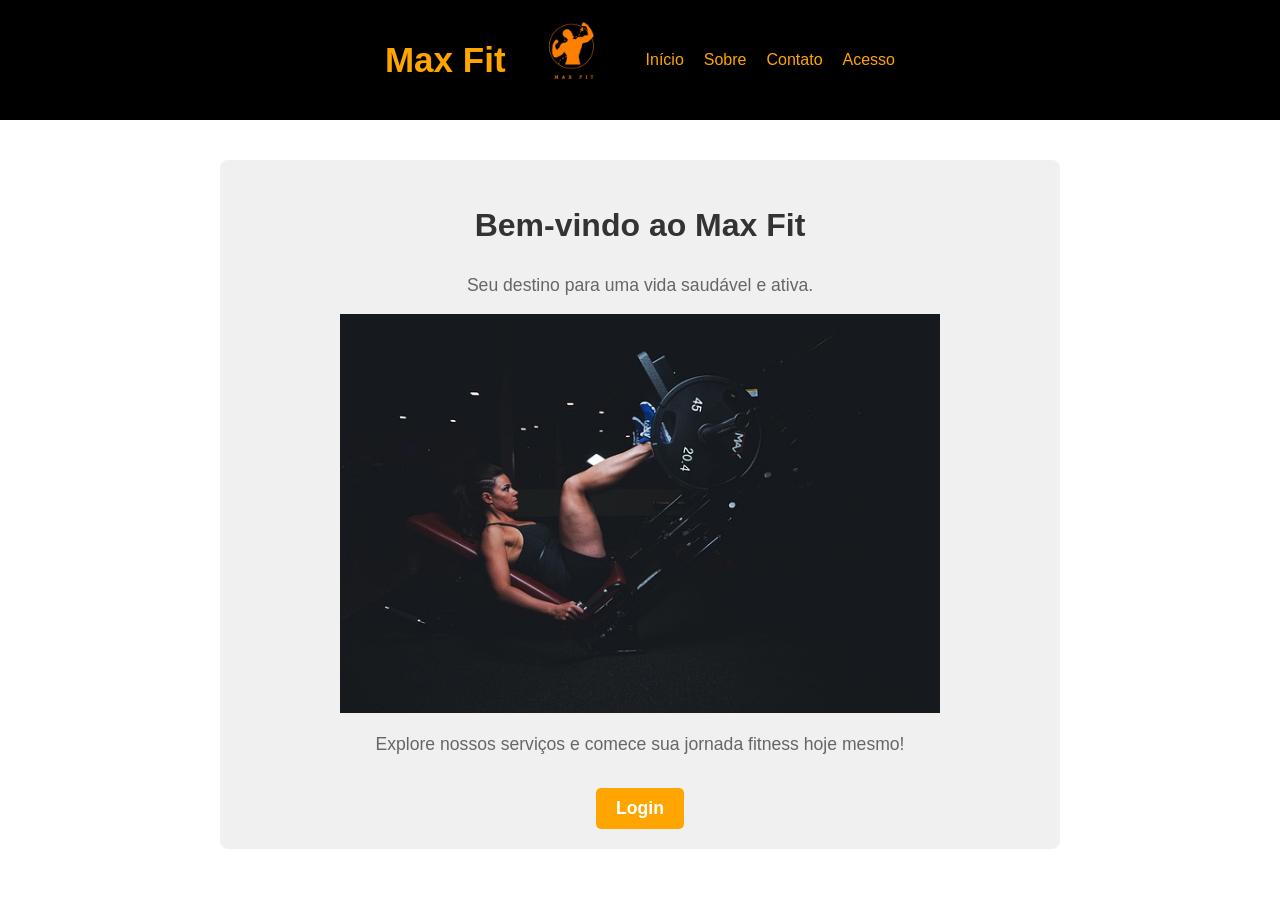
<file: front/index.html>
<!DOCTYPE html>
<html lang="en">
<head>
    <meta charset="UTF-8">
    <meta name="viewport" content="width=device-width, initial-scale=1.0">
    <title>MaxFit - Sistema para treinos</title>

    <!-- CSS -->
    <link rel="stylesheet" href="estilos.css">
</head>
<body>
    <!-- Cabeçalho -->
    <header>

        <!-- Título -->
        <h1>Max Fit</h1>
        <img src="imagens/logo.png" alt="Logo Max Fit">

        <!-- Menu -->
        <nav>
            <ul>
                <li><a href="index.html">Início</a></li>
                <li><a href="sobre.html">Sobre</a></li>
                <li><a href="contato.html">Contato</a></li>
                <li><a href="acesso.html">Acesso</a></li>
            </ul>
        </nav>

    </header>

    <!-- Principal -->
    <main>
        <section>
        <h2>Bem-vindo ao Max Fit</h2>
        <p>Seu destino para uma vida saudável e ativa.</p>
        <img src="imagens/main.jpg" alt="Imagem exemplo de treino">
        <p>Explore nossos serviços e comece sua jornada fitness hoje mesmo!</p>
        <a href="acesso.html">
            <button>Login</button>
        </a>
        </section>
    </main>
</body>
</html>
</file>
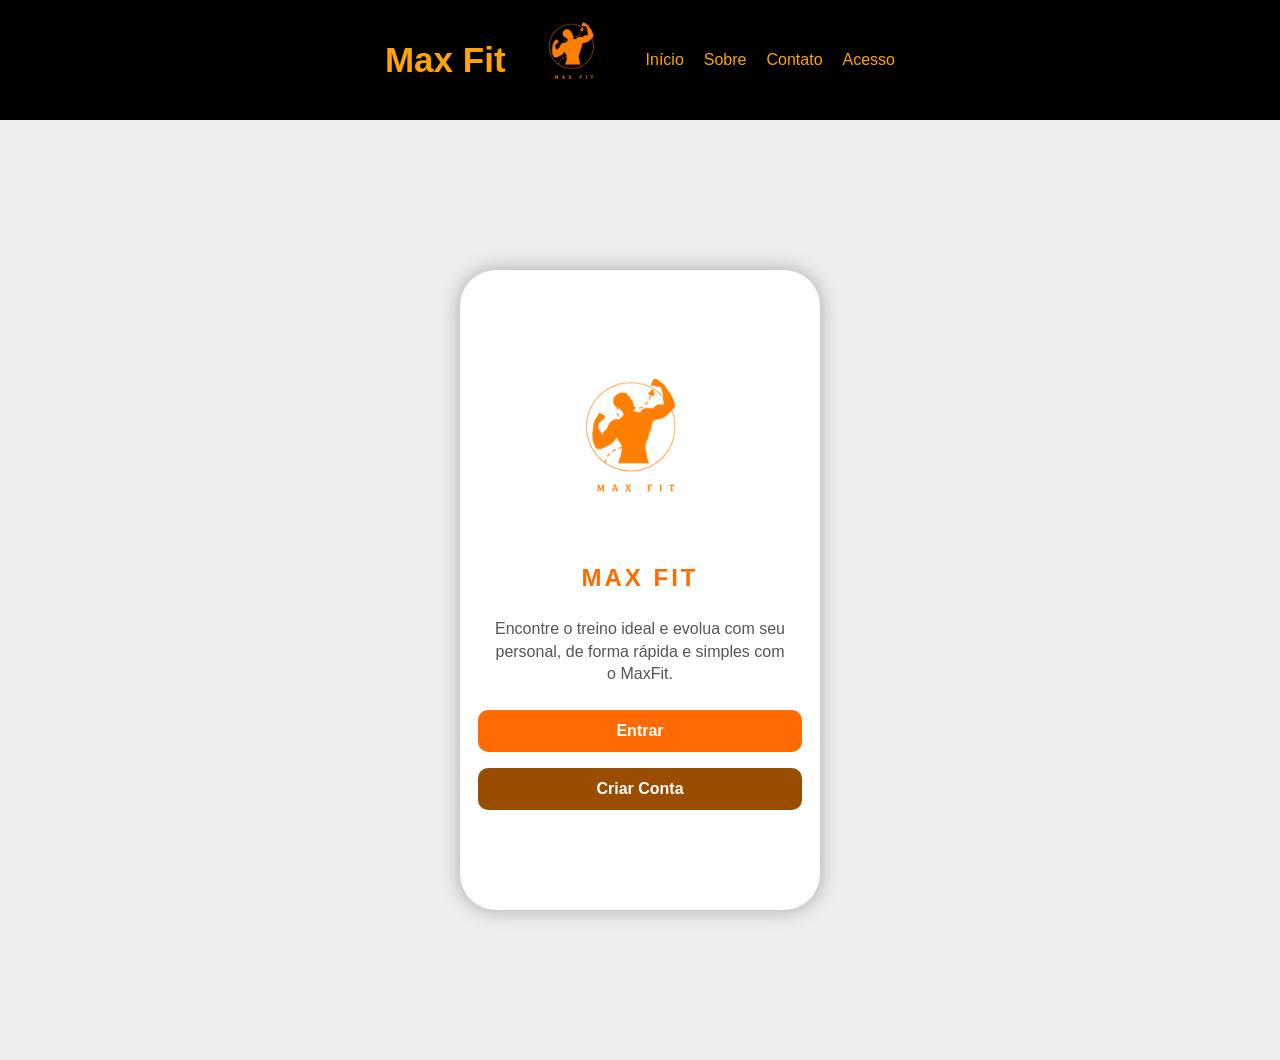
<file: front/acesso.html>
<!DOCTYPE html>
<html lang="en">
<head>
    <meta charset="UTF-8">
    <meta name="viewport" content="width=device-width, initial-scale=1.0">
    <title>MaxFit - Sistema para treinos</title>

    <!-- CSS -->
    <link rel="stylesheet" href="estilos.css">
</head>
<body>
    <!-- Cabeçalho -->
    <header>

        <!-- Título -->
        <h1>Max Fit</h1>
        <img src="imagens/logo.png" alt="Logo Max Fit">

        <!-- Menu -->
        <nav>
            <ul>
                <li><a href="index.html">Início</a></li>
                <li><a href="sobre.html">Sobre</a></li>
                <li><a href="contato.html">Contato</a></li>
                <li><a href="acesso.html">Acesso</a></li>
            </ul>
        </nav>

    </header>

    <!-- Principal -->
    <main class="container-acesso">
        <div class="acesso">
            <div class="container">
                <img src="imagens/logo.png" alt="Logo Max Fit" class="logo">
                <h1>MAX FIT</h1>
                <p class="subtitulo">Encontre o treino ideal e evolua com seu personal, de forma rápida e simples com o MaxFit.</p>

                <a href="entrar.html" class="btn laranja">Entrar</a>
                <a href="cadastro.html" class="btn marrom">Criar Conta</a>
            </div>
        </div>
    </main>
</body>
</html>
</file>
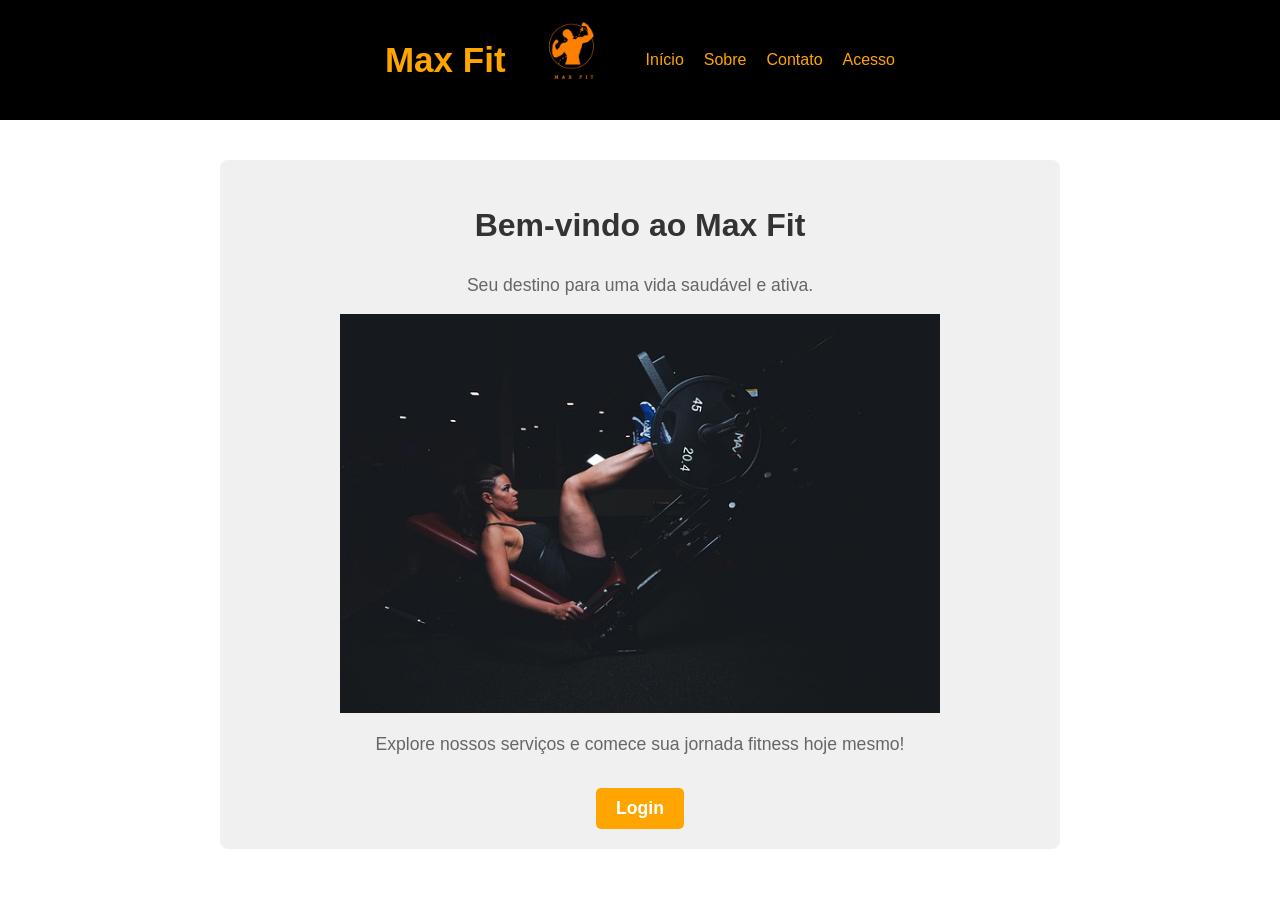
<file: front/aluno.html>
<!DOCTYPE html>
<html lang="en">
<head>
    <meta charset="UTF-8">
    <meta name="viewport" content="width=device-width, initial-scale=1.0">
    <title>MaxFit - Sistema para treinos</title>

    <!-- CSS -->
    <link rel="stylesheet" href="estilos.css">
</head>
<body>
    <!-- Cabeçalho -->
    <header>

        <!-- Título -->
        <h1>Max Fit</h1>
        <img src="imagens/logo.png" alt="Logo Max Fit">

        <!-- Menu -->
        <nav>
            <ul>
                <li><a href="#" onclick="sair()">Sair</a></li>
            </ul>
        </nav>

    </header>

   <!-- Principal -->
<main>
  <section>
    <h2 id="boasVindas"></h2>
    <p>Área do aluno.</p>
  </section>

  <!-- Treinos do aluno -->
  <section>
    <h3>Seus Treinos</h3>
    <ul id="listaTreinos"></ul>
  </section>
</main>

<!-- Script -->
<script>
  const API_URL = "https://maxfit-v0z3.onrender.com/treinos";

  // Obter dados do LocalStorage
  const obj = localStorage.getItem("usuario");

  // Verifica se existe o LocalStorage
  if (!obj) {
    window.location.href = "index.html";
  }

  // Converter obj String para JSON
  const usuario = JSON.parse(obj);

  // Exibir mensagem de boas-vindas
  const boasVindas = document.getElementById("boasVindas");
  boasVindas.innerText = `Seja bem-vindo(a) ${usuario.nome}`;

  // Referência à lista
  const listaTreinos = document.getElementById("listaTreinos");

  // Função para carregar os treinos do aluno logado
  async function carregarTreinosAluno() {
    listaTreinos.innerHTML = "<li>Carregando...</li>";
    try {
      // Busca os treinos do aluno específico
      const resposta = await fetch(`${API_URL}?aluno=${encodeURIComponent(usuario.nome)}`);
      const treinos = await resposta.json();

      if (treinos.length === 0) {
        listaTreinos.innerHTML = "<li>Nenhum treino encontrado para você.</li>";
        return;
      }

      listaTreinos.innerHTML = "";
      treinos.forEach(treino => {
        const li = document.createElement("li");
        li.innerHTML = `
          <strong>Instrutor:</strong> ${treino.instrutor}<br>
          <strong>Descrição:</strong> ${treino.descricao}<br>
        `;
        listaTreinos.appendChild(li);
      });
    } catch (erro) {
      console.error(erro);
      listaTreinos.innerHTML = "<li>Erro ao carregar seus treinos.</li>";
    }
  }

  // Carregar treinos ao abrir a página
  carregarTreinosAluno();

  // Função para sair do sistema
  const sair = () => {
    localStorage.removeItem("usuario");
    window.location.href = "index.html";
  };
</script>

</body>
</html>
</file>
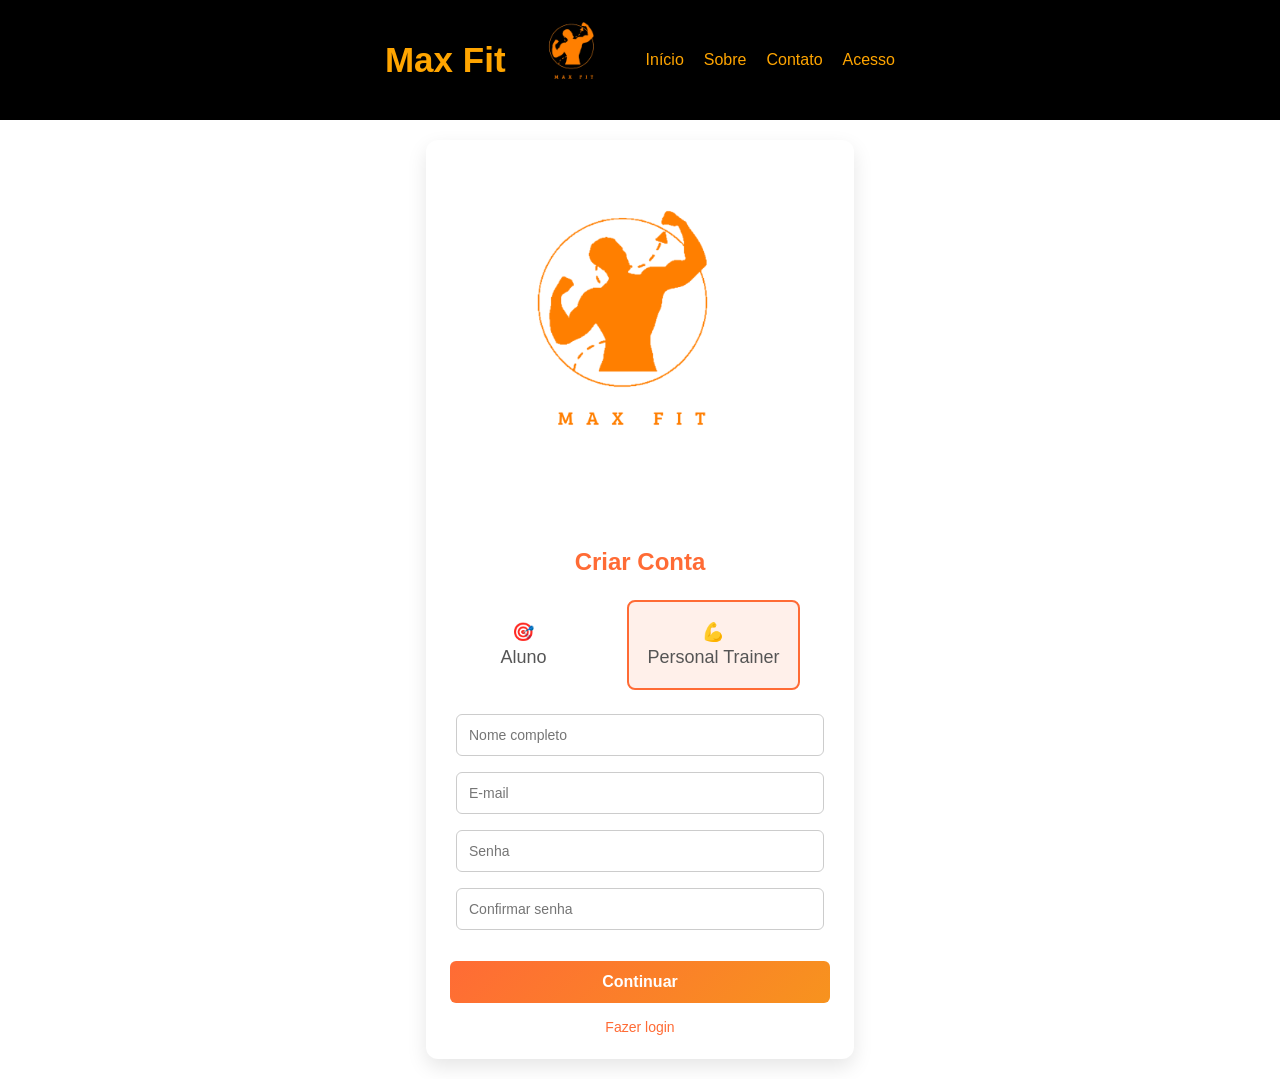
<file: front/cadastro.html>
<!DOCTYPE html>
<html lang="en">
<head>
    <meta charset="UTF-8">
    <meta name="viewport" content="width=device-width, initial-scale=1.0">
    <title>MaxFit - Sistema para treinos</title>

    <!-- CSS -->
    <link rel="stylesheet" href="estilos.css">
</head>
<body>
    <!-- Cabeçalho -->
    <header>

        <!-- Título -->
        <h1>Max Fit</h1>
        <img src="imagens/logo.png" alt="Logo Max Fit">

        <!-- Menu -->
        <nav>
            <ul>
                <li><a href="index.html">Início</a></li>
                <li><a href="sobre.html">Sobre</a></li>
                <li><a href="contato.html">Contato</a></li>
                <li><a href="acesso.html">Acesso</a></li>
            </ul>
        </nav>

    </header>

    <!-- Principal -->
    <main class="cadastro">
       <div class="container">
    <div class="step-indicator">1/2</div>

    <!-- Etapa 1 -->
    <div id="step1">
      <div class="header">
        <img src="imagens/logo.png" alt="Logo MaxFit" width="60">
        <h1>Criar Conta</h1>
      </div>

      <div class="user-type">
        <div class="user-type-option">
          <input type="radio" name="userType" value="aluno" id="aluno">
          <label for="aluno">🎯<br>Aluno</label>
        </div>
        <div class="user-type-option selected">
          <input type="radio" name="userType" value="personal" id="personal" checked>
          <label for="personal">💪<br>Personal Trainer</label>
        </div>
      </div>

      <form id="formCadastro">
        <div class="form-group">
          <input type="text" id="nome" placeholder="Nome completo" required>
        </div>
        <div class="form-group">
          <input type="email" id="email" placeholder="E-mail" required>
        </div>
        <div class="form-group">
          <input type="password" id="senha" placeholder="Senha" required>
        </div>
        <div class="form-group">
          <input type="password" id="confirmarSenha" placeholder="Confirmar senha" required>
        </div>
        <button type="submit" class="btn">Continuar</button>
      </form>

      <a href="entrar.html" class="link">Fazer login</a>
    </div>
  </div>
    </main>

    <!-- Script -->
    <script>
        // js/cadastro.js — MaxFit com integração ao banco MySQL
document.addEventListener("DOMContentLoaded", () => {
  const form = document.getElementById("formCadastro");
  const tipoInputs = document.querySelectorAll("input[name='userType']");

  form.addEventListener("submit", async (event) => {
    event.preventDefault();

    const nome = document.getElementById("nome").value.trim();
    const email = document.getElementById("email").value.trim();
    const senha = document.getElementById("senha").value.trim();
    const confirmar = document.getElementById("confirmarSenha").value.trim();
    const tipo = document.querySelector("input[name='userType']:checked")?.value;

    if (!nome || !email || !senha || !confirmar || !tipo) {
      alert("Preencha todos os campos!");
      return;
    }

    if (senha !== confirmar) {
      alert("As senhas não coincidem!");
      return;
    }

    try {
      let url = "https://maxfit-v0z3.onrender.com/alunos"

      if(tipo === "personal"){
        url = "https://maxfit-v0z3.onrender.com/personalTrainers"
      }

      const resposta = await fetch(url, {
        method: "POST",
        headers: { "Content-Type": "application/json" },
        body: JSON.stringify({nome, email, senha}),
      });

      // Salva informações do usuário atual
      let obj = JSON.stringify({nome, tipo});
      localStorage.setItem("usuario", obj);

      // Redireciona direto para o home correspondente
      if (tipo === "personal") {
        window.location.href = "personal.html";
      } else {
        window.location.href = "aluno.html";
      }
    } catch (erro) {
      console.error("Erro no cadastro:", erro);
      alert("Erro ao conectar com o servidor. Tente novamente.");
    }
  });

  // Alterna a seleção visual (efeito de botão selecionado)
  tipoInputs.forEach((input) => {
    input.addEventListener("change", () => {
      document.querySelectorAll(".user-type-option").forEach((opt) => opt.classList.remove("selected"));
      input.parentElement.classList.add("selected");
    });
  });
});

    </script>
</body>
</html>
</file>
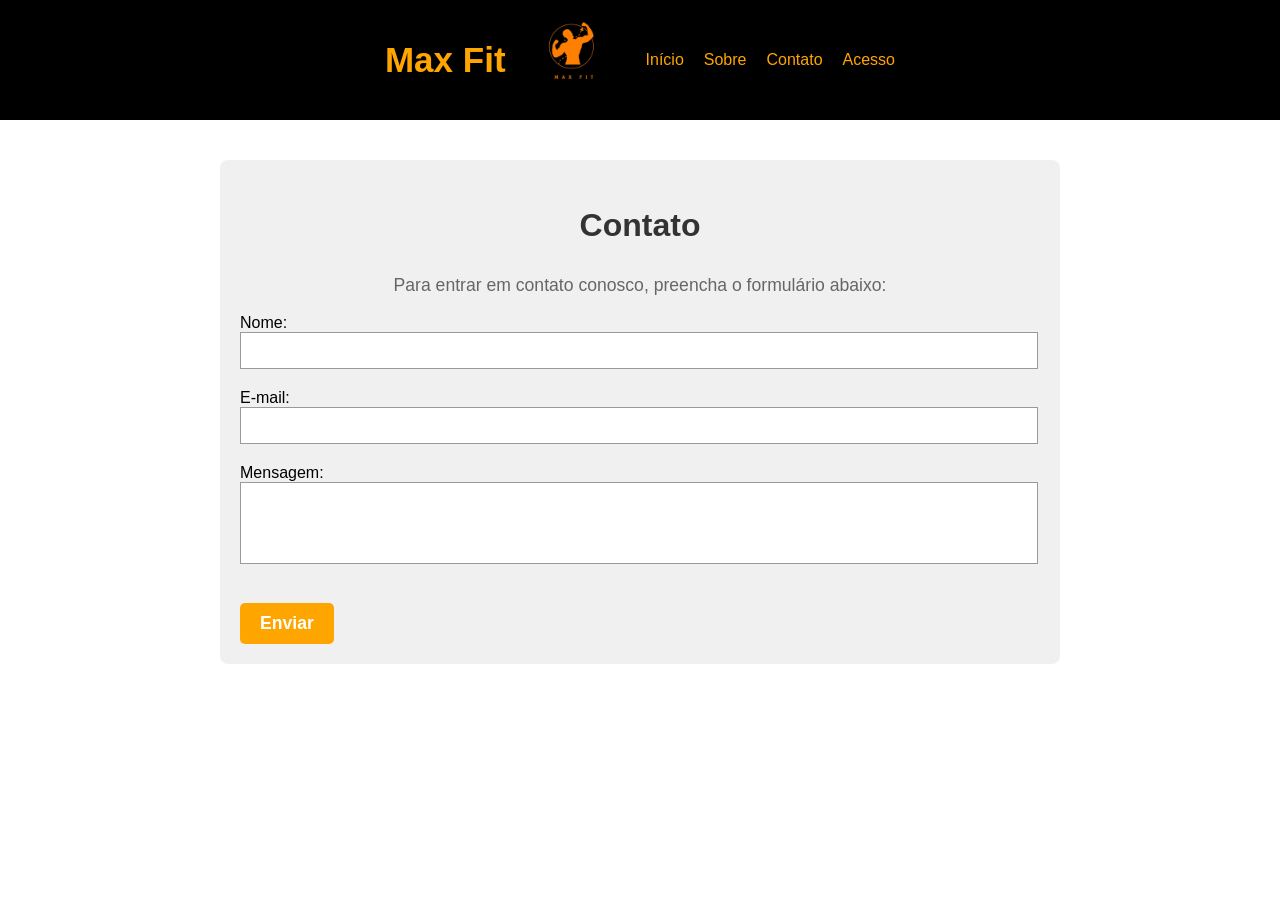
<file: front/contato.html>
<!DOCTYPE html>
<html lang="en">
<head>
    <meta charset="UTF-8">
    <meta name="viewport" content="width=device-width, initial-scale=1.0">
    <title>MaxFit - Sistema para treinos</title>

    <!-- CSS -->
    <link rel="stylesheet" href="estilos.css">
</head>
<body>
    <!-- Cabeçalho -->
    <header>

        <!-- Título -->
        <h1>Max Fit</h1>
        <img src="imagens/logo.png" alt="Logo Max Fit">

        <!-- Menu -->
        <nav>
            <ul>
                <li><a href="index.html">Início</a></li>
                <li><a href="sobre.html">Sobre</a></li>
                <li><a href="contato.html">Contato</a></li>
                <li><a href="acesso.html">Acesso</a></li>
            </ul>
        </nav>

    </header>

    <!-- Principal -->
    <main>
       <section>
            <h2>Contato</h2>
            <p id="texto-formulario">Para entrar em contato conosco, preencha o formulário abaixo:</p>

            <form class="form-contato" action="/enviar-contato" method="post">
                <label for="nome">Nome:</label>
                <input type="text" id="nome" name="nome" required>

                <label for="email">E-mail:</label>
                <input type="email" id="email" name="email" required>

                <label for="mensagem">Mensagem:</label>
                <textarea id="mensagem" name="mensagem" rows="4" required></textarea>

                <button type="submit">Enviar</button>
            </form>

            <div id="mensagem-sucesso" style="display:none; color: green; margin-top: 20px; font-weight: bold;">
                Mensagem enviada com sucesso! Aguarde nosso retorno.
            </div>
        </section>
    </main>
</body>
</html>
</file>
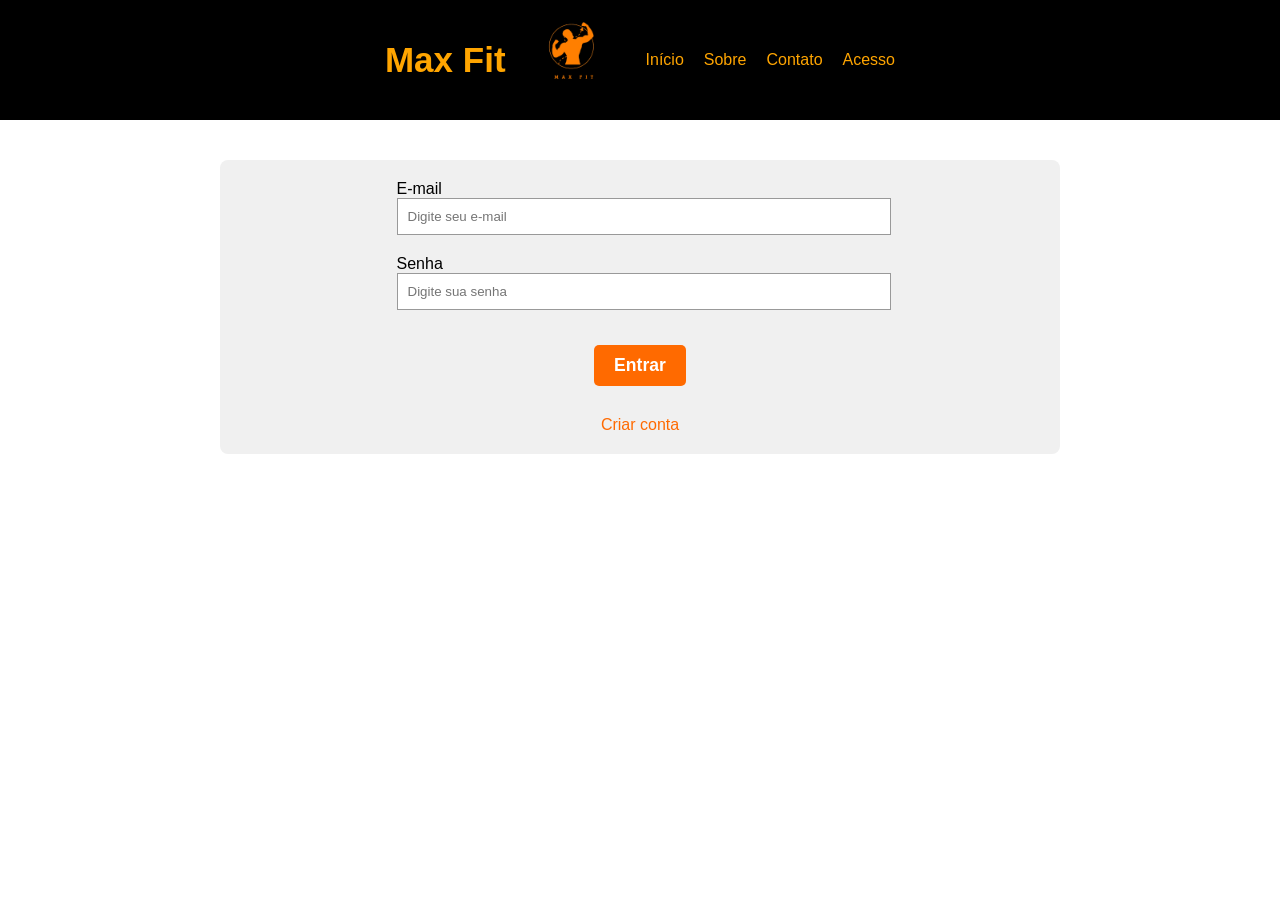
<file: front/entrar.html>
<!DOCTYPE html>
<html lang="en">
<head>
    <meta charset="UTF-8">
    <meta name="viewport" content="width=device-width, initial-scale=1.0">
    <title>MaxFit - Sistema para treinos</title>

    <!-- CSS -->
    <link rel="stylesheet" href="estilos.css">
</head>
<body>
    <!-- Cabeçalho -->
    <header>

        <!-- Título -->
        <h1>Max Fit</h1>
        <img src="imagens/logo.png" alt="Logo Max Fit">

        <!-- Menu -->
        <nav>
            <ul>
                <li><a href="index.html">Início</a></li>
                <li><a href="sobre.html">Sobre</a></li>
                <li><a href="contato.html">Contato</a></li>
                <li><a href="acesso.html">Acesso</a></li>
            </ul>
        </nav>

    </header>

    <!-- Principal -->
    <main class="form-entrar">
       <section>
            <form>
                <label for="email" class="form-label">E-mail</label>
                <input type="email" id="email" class="form-control" placeholder="Digite seu e-mail" required>

                <label for="senha" class="form-label">Senha</label>
                <input type="password" id="senha" class="form-control" placeholder="Digite sua senha" required>

                <div class="centralizar-btn">
                    <button type="submit" style="background-color:#FF6A00;border:none">Entrar</button>
                </div>
            </form>
            
            <div class="centralizar-btn">
                <a href="cadastro.html">Criar conta</a>
            </div>
       </section>
    </main>

    <!-- Script -->
    <script>
document.addEventListener("DOMContentLoaded", () => {
  const form = document.querySelector("form");

  form.addEventListener("submit", async (e) => {
    e.preventDefault();

    const email = document.getElementById("email").value.trim();
    const senha = document.getElementById("senha").value.trim();

    if (!email || !senha) {
      alert("Por favor, preencha todos os campos.");
      return;
    }

    try {
      // URLs da API
      const urlAlunos = "https://maxfit-v0z3.onrender.com/alunos";
      const urlPersonais = "https://maxfit-v0z3.onrender.com/personalTrainers";

      // 🔹 Busca simultânea das duas rotas
      const [resAlunos, resPersonais] = await Promise.all([
        fetch(urlAlunos),
        fetch(urlPersonais)
      ]);

      if (!resAlunos.ok || !resPersonais.ok) {
        throw new Error("Erro ao acessar a API.");
      }

      const [alunos, personalTrainers] = await Promise.all([
        resAlunos.json(),
        resPersonais.json()
      ]);

      // 🔍 Procura o usuário nas duas listas
      const aluno = alunos.find(a => a.email === email && a.senha === senha);
      const personal = personalTrainers.find(p => p.email === email && p.senha === senha);

      if (aluno) {
        // ✅ Login de aluno
        const obj = JSON.stringify({ nome: aluno.nome, tipo: "aluno" });
        localStorage.setItem("usuario", obj);

        alert(`Bem-vindo(a), ${aluno.nome}!`);
        window.location.href = "aluno.html";
      } 
      else if (personal) {
        // ✅ Login de personal trainer
        const obj = JSON.stringify({ nome: personal.nome, tipo: "personal" });
        localStorage.setItem("usuario", obj);

        alert(`Bem-vindo(a), ${personal.nome}!`);
        window.location.href = "personal.html";
      } 
      else {
        // ❌ Nenhum usuário encontrado
        alert("E-mail ou senha inválidos.");
      }

    } catch (erro) {
      console.error("Erro ao realizar login:", erro);
      alert("Erro de conexão com o servidor. Tente novamente mais tarde.");
    }
  });
});
    </script>
</body>
</html>
</file>
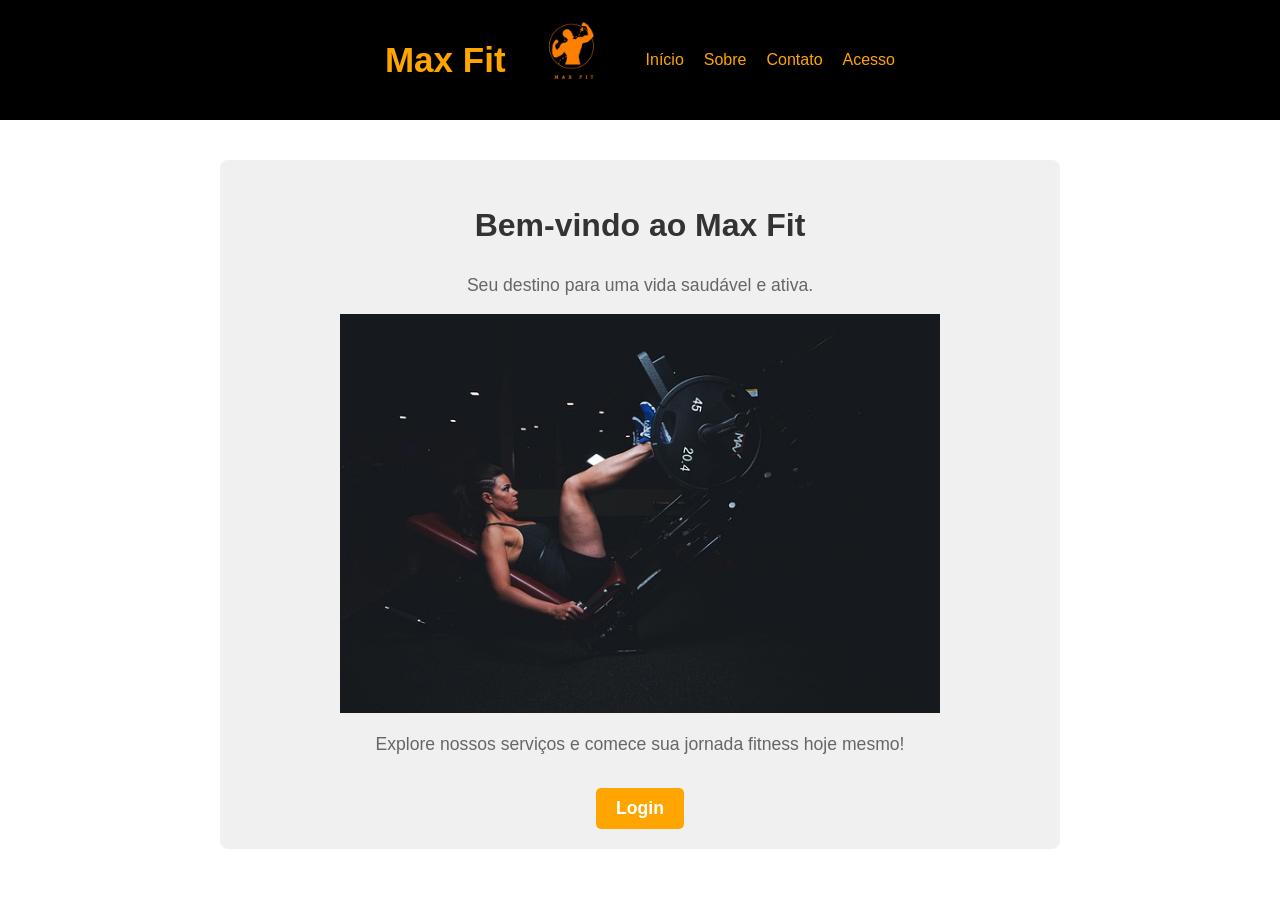
<file: front/personal.html>
<!DOCTYPE html>
<html lang="en">
<head>
    <meta charset="UTF-8">
    <meta name="viewport" content="width=device-width, initial-scale=1.0">
    <title>MaxFit - Sistema para treinos</title>

    <!-- CSS -->
    <link rel="stylesheet" href="estilos.css">
</head>
<body>
    <!-- Cabeçalho -->
    <header>

        <!-- Título -->
        <h1>Max Fit</h1>
        <img src="imagens/logo.png" alt="Logo Max Fit">

        <!-- Menu -->
        <nav>
            <ul>
                <li><a href="#" onclick="sair()">Sair</a></li>
            </ul>
        </nav>

    </header>

    <!-- Principal -->
<!-- Principal -->
<main>
  <section>
    <h2 id="boasVindas"></h2>
    <p>Área do personal.</p>
  </section>

  <!-- Formulário de cadastro de treino -->
  <section>
    <h3>Cadastrar Treino</h3>
    <form id="formTreino">
      <label for="aluno">Selecione o Aluno:</label><br>
      <select id="aluno" name="aluno" required>
        <option value="">Carregando alunos...</option>
      </select><br><br>

      <label for="instrutor">Nome do Instrutor:</label><br>
      <input type="text" id="instrutor" name="instrutor" required><br><br>

      <label for="descricao">Descrição do treino:</label><br>
      <textarea id="descricao" name="descricao" rows="4" cols="40" required></textarea><br><br>

      <div>
        <button type="submit">Cadastrar Treino</button>
      </div>
    </form>
  </section>

  <!-- Lista de treinos -->
  <section>
    <h3>Lista de Treinos</h3>
    <ul id="listaTreinos"></ul>
  </section>
</main>

<!-- Script -->
<script>
  const API_TREINOS = "https://maxfit-v0z3.onrender.com/treinos";
  const API_ALUNOS = "https://maxfit-v0z3.onrender.com/alunos";

  // Obter dados do LocalStorage
  const obj = localStorage.getItem("usuario");
  if (!obj) window.location.href = "index.html";

  const usuario = JSON.parse(obj);

  // Exibir mensagem de boas-vindas
  document.getElementById("boasVindas").innerText = `Seja bem-vindo(a) ${usuario.nome}`;

  // Referências
  const formTreino = document.getElementById("formTreino");
  const listaTreinos = document.getElementById("listaTreinos");
  const selectAlunos = document.getElementById("aluno");

  // === Carregar alunos para o select ===
  async function carregarAlunos() {
    try {
      const resposta = await fetch(API_ALUNOS);
      const alunos = await resposta.json();

      if (alunos.length === 0) {
        selectAlunos.innerHTML = `<option value="">Nenhum aluno cadastrado</option>`;
        return;
      }

      selectAlunos.innerHTML = `<option value="">Selecione um aluno</option>`;
      alunos.forEach(aluno => {
        const option = document.createElement("option");
        option.value = aluno.nome;
        option.textContent = aluno.nome;
        selectAlunos.appendChild(option);
      });
    } catch (erro) {
      console.error("Erro ao carregar alunos:", erro);
      selectAlunos.innerHTML = `<option value="">Erro ao carregar alunos</option>`;
    }
  }

  // === Carregar treinos ===
  async function carregarTreinos() {
    listaTreinos.innerHTML = "<li>Carregando...</li>";
    try {
      const resposta = await fetch(API_TREINOS);
      const treinos = await resposta.json();

      if (treinos.length === 0) {
        listaTreinos.innerHTML = "<li>Nenhum treino cadastrado.</li>";
        return;
      }

      listaTreinos.innerHTML = "";
      treinos.forEach(treino => {
        const li = document.createElement("li");
        li.innerHTML = `
          <strong>Aluno:</strong> ${treino.aluno} <br>
          <strong>Instrutor:</strong> ${treino.instrutor} <br>
          <strong>Descrição:</strong> ${treino.descricao} <br>
          <button onclick="removerTreino('${treino.id}')">Remover</button>
        `;
        listaTreinos.appendChild(li);
      });
    } catch (erro) {
      console.error("Erro ao carregar treinos:", erro);
      listaTreinos.innerHTML = "<li>Erro ao carregar treinos.</li>";
    }
  }

  // === Cadastrar treino ===
  formTreino.addEventListener("submit", async (e) => {
    e.preventDefault();

    const novoTreino = {
      aluno: selectAlunos.value,
      instrutor: document.getElementById("instrutor").value,
      descricao: document.getElementById("descricao").value
    };

    if (!novoTreino.aluno) {
      alert("Selecione um aluno!");
      return;
    }

    try {
      const resposta = await fetch(API_TREINOS, {
        method: "POST",
        headers: { "Content-Type": "application/json" },
        body: JSON.stringify(novoTreino)
      });

      if (resposta.ok) {
        alert("Treino cadastrado com sucesso!");
        formTreino.reset();
        carregarTreinos();
      } else {
        alert("Erro ao cadastrar treino.");
      }
    } catch (erro) {
      console.error(erro);
      alert("Erro de conexão com a API.");
    }
  });

  // === Remover treino ===
  async function removerTreino(id) {
    if (!confirm("Deseja realmente remover este treino?")) return;

    try {
      const resposta = await fetch(`${API_TREINOS}/${id}`, { method: "DELETE" });
      if (resposta.ok) {
        alert("Treino removido com sucesso!");
        carregarTreinos();
      } else {
        alert("Erro ao remover treino.");
      }
    } catch (erro) {
      console.error(erro);
      alert("Erro de conexão com a API.");
    }
  }

  window.removerTreino = removerTreino;

  // === Inicialização ===
  carregarAlunos();
  carregarTreinos();

  // === Sair ===
  const sair = () => {
    localStorage.removeItem("usuario");
    window.location.href = "index.html";
  };
</script>

</body>
</html>
</file>
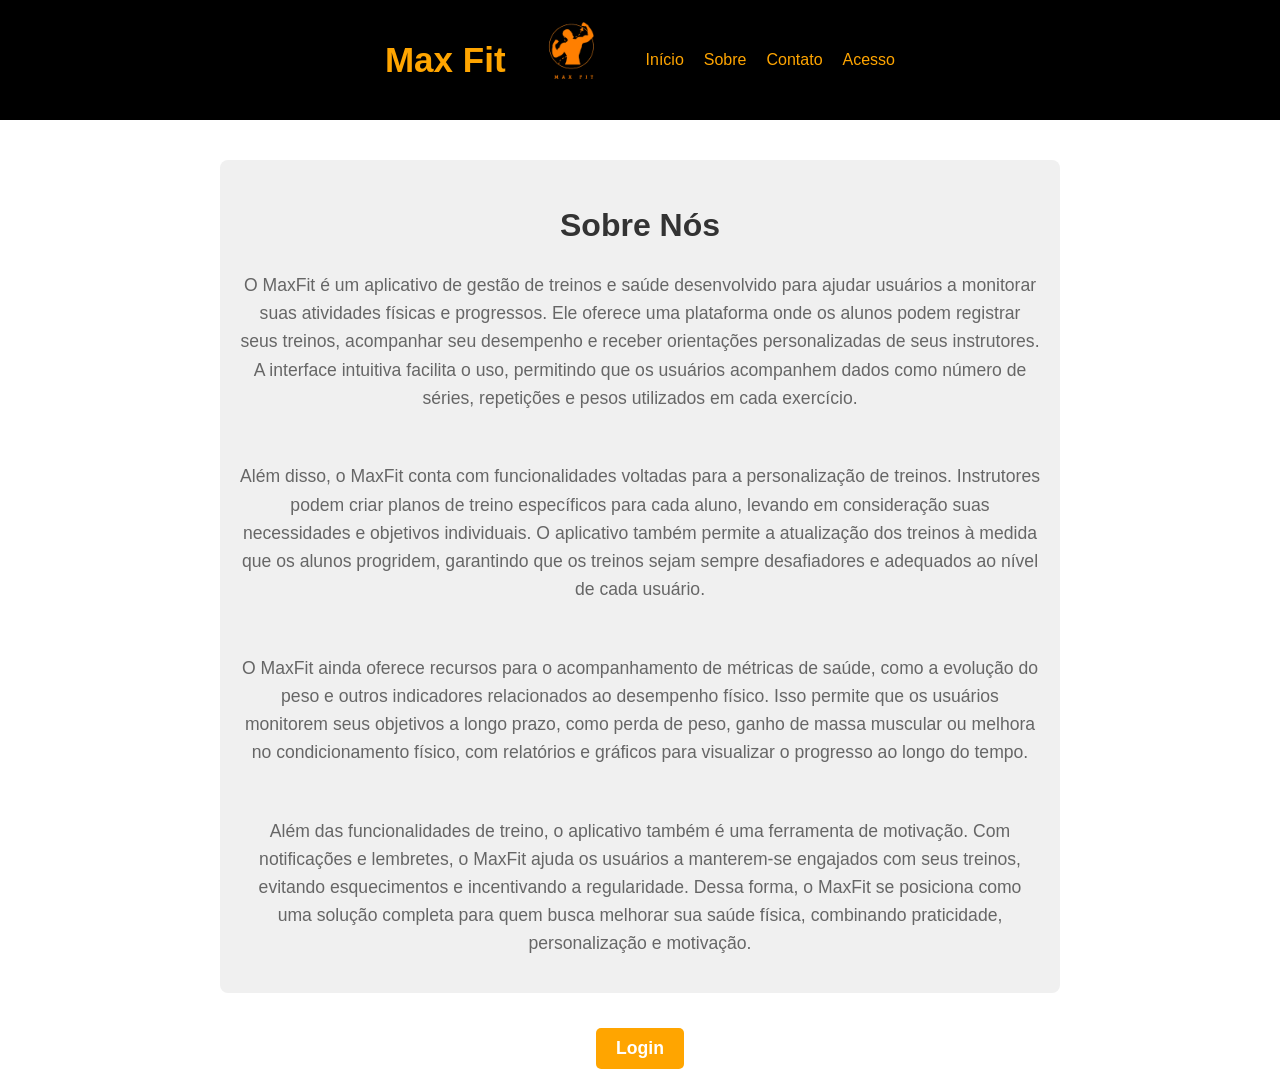
<file: front/sobre.html>
<!DOCTYPE html>
<html lang="en">
<head>
    <meta charset="UTF-8">
    <meta name="viewport" content="width=device-width, initial-scale=1.0">
    <title>MaxFit - Sistema para treinos</title>

    <!-- CSS -->
    <link rel="stylesheet" href="estilos.css">
</head>
<body>
    <!-- Cabeçalho -->
    <header>

        <!-- Título -->
        <h1>Max Fit</h1>
        <img src="imagens/logo.png" alt="Logo Max Fit">

        <!-- Menu -->
        <nav>
            <ul>
                <li><a href="index.html">Início</a></li>
                <li><a href="sobre.html">Sobre</a></li>
                <li><a href="contato.html">Contato</a></li>
                <li><a href="acesso.html">Acesso</a></li>
            </ul>
        </nav>

    </header>

    <!-- Principal -->
    <main>
       <section>
            <h2>Sobre Nós</h2>
            <p>O MaxFit é um aplicativo de gestão de treinos e saúde desenvolvido para ajudar usuários a monitorar suas
                atividades físicas e progressos. Ele oferece uma plataforma onde os alunos podem registrar seus treinos,
                acompanhar seu desempenho e receber orientações personalizadas de seus instrutores. A interface
                intuitiva facilita o uso, permitindo que os usuários acompanhem dados como número de séries, repetições
                e pesos utilizados em cada exercício.</p> <br>
            <p>Além disso, o MaxFit conta com funcionalidades voltadas para a personalização de treinos. Instrutores
                podem criar planos de treino específicos para cada aluno, levando em consideração suas necessidades e
                objetivos individuais. O aplicativo também permite a atualização dos treinos à medida que os alunos
                progridem, garantindo que os treinos sejam sempre desafiadores e adequados ao nível de cada usuário.</p>
            <br>
            <p>O MaxFit ainda oferece recursos para o acompanhamento de métricas de saúde, como a evolução do peso e
                outros indicadores relacionados ao desempenho físico. Isso permite que os usuários monitorem seus
                objetivos a longo prazo, como perda de peso, ganho de massa muscular ou melhora no condicionamento
                físico, com relatórios e gráficos para visualizar o progresso ao longo do tempo.</p> <br>
            <p>Além das funcionalidades de treino, o aplicativo também é uma ferramenta de motivação. Com notificações e
                lembretes, o MaxFit ajuda os usuários a manterem-se engajados com seus treinos, evitando esquecimentos e
                incentivando a regularidade. Dessa forma, o MaxFit se posiciona como uma solução completa para quem
                busca melhorar sua saúde física, combinando praticidade, personalização e motivação.</p>
        </section>
        
        <a href="acesso.html">
            <button>Login</button>
        </a>
    </main>
</body>
</html>
</file>
<file: front/estilos.css>
/* Body */
body {
    margin: 0; 
    font-family: Arial, sans-serif;
}

/* Cabeçalho */
header {
    background-color: rgb(0, 0, 0);
    padding: 10px;
    display: flex;
    justify-content: center; 
    align-items: center; 
    flex-wrap: wrap; 
    gap: 20px;
}

h1 {
    color: orange;
    font-weight: bold;
    font-size: 35px;
    font-family: Verdana, Geneva, Tahoma, sans-serif;
    margin: 0; 
    text-align: center; 
}

header img {
    width: 100px;
    height: 100px;
    object-fit: contain; 
    margin: 0; 
}

nav {
    color: orange; 
    font-weight: normal;
    font-family: Verdana, Geneva, Tahoma, sans-serif;
}

nav ul {
    list-style: none;
    padding: 0;
    margin: 0;
    display: flex;
    justify-content: center; 
    align-items: center; 
    gap: 20px;
}

nav ul li a {
    color: orange;
    text-decoration: none;
    white-space: nowrap;
    transition: color 0.3s ease;
}

nav ul li a:hover {
    color: lightgray;
}

/* Principal */
main {
    padding: 20px;
    text-align: center; 
}

main section {
    background-color: #f0f0f0;
    padding: 20px;
    border-radius: 8px;
    max-width: 800px;
    margin: 20px auto;
    display: flex;
    flex-direction: column;
    align-items: center;
    justify-content: center;
}

h2 {
    color: #333;
    font-size: 2em;
    margin-bottom: 10px;
}

p {
    color: #666;
    font-size: 1.1em;
    line-height: 1.6;
    margin-bottom: 15px;
}

main img {
    width: 100%;
    max-width: 600px;
    height: auto;
}

button {
    background-color: orange; 
    color: white; 
    padding: 10px 20px;
    border: none; 
    border-radius: 5px; 
    cursor: pointer; 
    font-size: 1.1em;
    font-weight: bold; 
    transition: background-color 0.3s ease;
    margin-top: 15px; 
}

/* Efeito ao passar o mouse (hover) */
button:hover {
    background-color: darkorange;
}

/* Efeito ao clicar (active) */
button:active {
    background-color: rgb(200, 80, 0); /* Cor um pouco mais escura quando o botão é clicado */
    transform: translateY(1px); /* Pequeno movimento para baixo para dar a sensação de clique */
}
.card {
  width: 100%;
  max-width: 400px;
  padding: 20px;
  border-radius: 12px;
  background-color: #fff;
  box-shadow: 0 4px 10px rgba(0,0,0,0.1);
}

.container {
  display: flex;
  justify-content: center;
  align-items: center;
  padding: 15px;
}

@media (max-width: 768px) {
  .card {
    padding: 15px;
    margin: 10px;
  }

  .container {
    padding: 10px;
  }

  button,
  .btn-social-google,
  .btn-social-facebook,
  .btn-entrar-maxfit {
    width: 100%;
    font-size: 1em;
    padding: 10px;
    margin-top: 10px;
  }
}

/* Contato */
.form-contato{
    text-align: left;
}

.form-contato input{
    width: 97%;
    margin-bottom: 20px;
    padding: 10px;
    border: 1px solid #999;
}

.form-contato textarea{
    width: 97%;
    margin-bottom: 20px;
    padding: 10px;
    resize: none;
    border: 1px solid #999;
}

/* Acesso */
.container-acesso {
    font-family: 'Arial', sans-serif;
    background-color: #eee;
    display: flex;
    align-items: center;
    justify-content: center;
    min-height: 100vh;
    padding: 20px;
}

.acesso {
    background-color: #fff;
    border-radius: 36px;
    width: 360px;
    max-width: 100%;
    height: 640px;
    box-shadow: 0 0 20px rgba(0, 0, 0, 0.3);
    display: flex;
    align-items: center;
    justify-content: center;
}

.acesso .container {
    display: flex;
    flex-direction: column;
    align-items: center;
    justify-content: center;
    max-width: 300px;
    width: 100%;
    text-align: center;
}

.acesso .logo {
    width: 100%;
    max-width: 200px;
    height: auto;
    margin: 0 auto 10px;
    display: block;
}

.acesso h1 {
    color: #ff6b00;
    font-size: 1.5em;
    letter-spacing: 3px;
    margin-bottom: 10px;
}

.acesso .subtitulo {
    color: #555;
    font-size: 1em;
    margin-bottom: 24px;
    line-height: 1.4;
}

/* Botões */
.acesso .btn {
    display: block;
    width: 100%;
    padding: 12px;
    margin-bottom: 16px;
    border-radius: 10px;
    text-decoration: none;
    color: #fff;
    font-size: 1em;
    font-weight: bold;
    transition: background-color 0.3s ease, transform 0.2s ease;
}

.acesso .btn.laranja {
    background-color: #ff6b00;
}

.acesso .btn.laranja:hover {
    background-color: #e65a00;
    transform: translateY(-2px);
}

.acesso .btn.marrom {
    background-color: #994d00;
}

.acesso .btn.marrom:hover {
    background-color: #7a3d00;
    transform: translateY(-2px);
}

/* Responsivo */
@media (max-width: 480px) {
    .acesso {
        width: 100%;
        height: auto;
        border-radius: 0;
        box-shadow: none;
    }

    .acesso .container {
        padding: 20px;
    }

    .acesso h1 {
        font-size: 1.3em;
    }

    .acesso .subtitulo {
        font-size: 0.95em;
    }

    .acesso .btn {
        font-size: 0.95em;
    }
}

/* Entrar */
.form-entrar{
    text-align: left;
}

.form-entrar input{
    width: 97%;
    margin-bottom: 20px;
    padding: 10px;
    border: 1px solid #999;
}

.form-entrar .centralizar-btn{
    display: flex;
    justify-content: center;
}

.form-entrar .centralizar-btn a{
    margin-top: 30px;
    color:#FF6A00;
    text-decoration: none;
}

/* Cadastro */
.cadastro {
  font-family: Arial, sans-serif;
  background-color: #ffffff;
  display: flex;
  align-items: center;
  justify-content: center;
  min-height: 100vh;
}

.cadastro .container {
  background: #fff;
  width: 380px;
  max-width: 90%;
  border-radius: 12px;
  box-shadow: 0 8px 20px rgba(0, 0, 0, 0.1);
  padding: 24px;
  position: relative;
}

.cadastro .step-indicator {
  position: absolute;
  top: 16px;
  right: 16px;
  font-weight: bold;
  color: #fff;
}

.cadastro .header {
  text-align: center;
  margin-bottom: 24px;
}
.cadastro .header img {
  display: block;
  margin: 0 auto 4px;
}
.cadastro .header h1 {
  font-size: 24px;
  color: #ff6b35;
}

.cadastro .user-type {
  display: flex;
  justify-content: space-around;
  margin-bottom: 24px;
}

.cadastro .user-type-option {
  text-align: center;
  padding: 10px;
  border: 2px solid transparent;
  border-radius: 8px;
  cursor: pointer;
  transition: border-color 0.2s, background-color 0.2s;
  background: #fff;
}

.cadastro .user-type-option.selected {
  border-color: #ff6b35;
  background: rgba(255, 107, 53, 0.1);
}

.cadastro .user-type-option input {
  display: none;
}

.cadastro .user-type-option label {
  display: block; /* Aumenta área de clique */
  padding: 8px;
  font-size: 18px;
  font-weight: 500;
  color: #555;
  line-height: 1.4;
}

.cadastro form {
  margin-bottom: 16px;
}
.cadastro .form-group {
  margin-bottom: 16px;
}
.cadastro .form-group input {
  width: 90%;
  padding: 12px;
  font-size: 14px;
  border: 1px solid #ccc;
  border-radius: 6px;
}
.cadastro .form-group input[readonly] {
  background: #e9e9e9;
  cursor: pointer;
}

.cadastro .btn {
  width: 100%;
  padding: 12px;
  font-size: 16px;
  font-weight: bold;
  color: #fff;
  background: linear-gradient(135deg, #ff6b35, #f7931e);
  border: none;
  border-radius: 6px;
  cursor: pointer;
  transition: background 0.3s;
}
.cadastro .btn:hover {
  background: linear-gradient(135deg, #f7931e, #ff6b35);
}

.cadastro .link {
  display: block;
  text-align: center;
  margin-top: 8px;
  font-size: 14px;
  color: #ff6b35; /* atualizado para melhor contraste */
  text-decoration: none;
}
.cadastro .link:hover {
  text-decoration: underline;
}

.cadastro .success-screen {
  text-align: center;
  padding: 32px 16px;
  color: #fff;
}
.cadastro .check-icon {
  font-size: 48px;
  color: #fff;
  margin-bottom: 16px;
}
.cadastro .success-screen h2 {
  font-size: 20px;
  line-height: 1.3;
  margin-bottom: 12px;
}
.cadastro .success-screen p {
  font-size: 14px;
  margin-bottom: 20px;
}

@media (max-width: 480px) {
  .cadastro .container {
    padding: 16px;
    width: 95%;
    border-radius: 8px;
  }

  .cadastro .header h1 {
    font-size: 20px;
  }

  .cadastro .form-group input {
    padding: 10px;
    font-size: 13px;
  }

  .cadastro .btn {
    padding: 10px;
    font-size: 15px;
  }

  .cadastro .success-screen h2 {
    font-size: 18px;
  }

  .cadastro .success-screen p {
    font-size: 13px;
  }

  .cadastro .step-indicator {
    font-size: 12px;
    top: 12px;
    right: 12px;
  }

  .cadastro .user-type-option label {
    font-size: 16px;
  }
}

/* Personal */
#formTreino{
  text-align: left;
  width: 80%;
}

#formTreino input{
    width: 95%;
    margin-bottom: 20px;
    padding: 10px;
    border: 1px solid #999;
}

#formTreino select{
    width: 98%;
    margin-bottom: 20px;
    padding: 10px;
    height: 40px;
    border: 1px solid #999;
}

#formTreino textarea{
    width: 95%;
    margin-bottom: 20px;
    padding: 10px;
    resize: none;
    border: 1px solid #999;
}

#formTreino div{
  display: flex;
  justify-content: center;
}


/* Alunos */
#listaTreinos{
  list-style: none;
}
</file>
